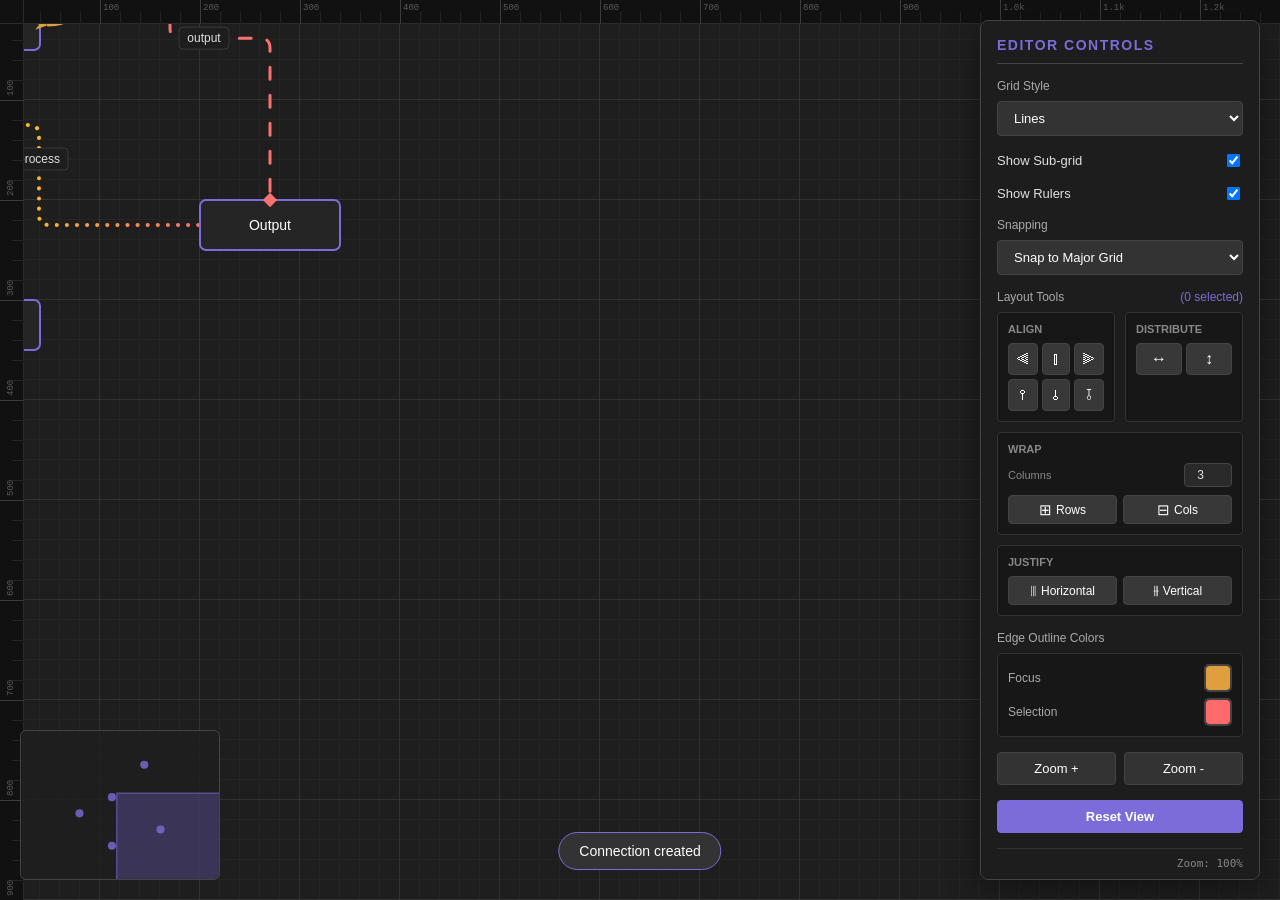
<file: index.html>
<!DOCTYPE html>
<html lang="en">
<head>
    <meta charset="UTF-8">
    <meta name="viewport" content="width=device-width, initial-scale=1.0">
    <title>GraphBoard Component Test</title>
    <link rel="stylesheet" href="styles.css">
    <link rel="stylesheet" href="js/main.css">
    <link rel="stylesheet" href="js/extensions/nodes-edges/nodes-edges.css">
</head>
<body>
    <div id="app-container"></div>

    <div id="minimap-container">
        <svg id="minimap-svg" viewBox="0 0 200 150">
            <g id="minimap-content-layer"></g>
            <rect id="minimap-viewport" class="minimap-viewport" x="0" y="0" width="50" height="50"></rect>
        </svg>
    </div>

    <div id="controls">
        <h2>Editor Controls</h2>
        
        <div class="control-group">
            <label>Grid Style</label>
            <select id="grid-type">
                <option value="lines">Lines</option>
                <option value="dots">Dots</option>
                <option value="none">None</option>
            </select>
        </div>

        <div class="control-group">
            <div class="toggle-row">
                <span>Show Sub-grid</span>
                <input type="checkbox" id="sub-grid-toggle" checked>
            </div>
            <div class="toggle-row" style="margin-top:6px">
                <span>Show Rulers</span>
                <input type="checkbox" id="rulers-toggle" checked>
            </div>
        </div>
        
        <div class="control-group">
            <label>Snapping</label>
            <select id="snap-mode">
                <option value="off">No Snap</option>
                <option value="major" selected>Snap to Major Grid</option>
                <option value="sub">Snap to Sub-grid</option>
            </select>
        </div>

        <div class="control-group">
            <label>Layout Tools <span id="sel-count" style="color:#7b6cd9">(0 selected)</span></label>
            
            <div class="tools-grid">
                <div class="tool-section">
                    <h3>Align</h3>
                    <div class="alignment-grid">
                        <button class="tool-btn" title="Align Left" data-align="left">⫷</button>
                        <button class="tool-btn" title="Align Center H" data-align="center-h">⫿</button>
                        <button class="tool-btn" title="Align Right" data-align="right">⫸</button>
                        <button class="tool-btn" title="Align Top" data-align="top">⫯</button>
                        <button class="tool-btn" title="Align Center V" data-align="center-v">⫰</button>
                        <button class="tool-btn" title="Align Bottom" data-align="bottom">⫱</button>
                    </div>
                </div>

                <div class="tool-section">
                    <h3>Distribute</h3>
                    <div class="dist-grid">
                        <button class="tool-btn" title="Distribute Horizontally" data-dist="h">↔</button>
                        <button class="tool-btn" title="Distribute Vertically" data-dist="v">↕</button>
                    </div>
                </div>

                <div class="tool-section wrap-section">
                    <h3>Wrap</h3>
                    <div class="wrap-cols-row">
                        <span class="wrap-label">Columns</span>
                        <input type="number" id="wrap-cols" value="3" min="1" max="20" class="wrap-input">
                    </div>
                    <div class="wrap-btn-row">
                        <button class="tool-btn wrap-btn" title="Wrap — flow left→right, break into rows" data-wrap="h">
                            <span class="wrap-icon">⊞</span> Rows
                        </button>
                        <button class="tool-btn wrap-btn" title="Wrap — flow top→down, break into columns" data-wrap="v">
                            <span class="wrap-icon">⊟</span> Cols
                        </button>
                    </div>
                </div>

                <div class="tool-section wrap-section">
                    <h3>Justify</h3>
                    <div class="wrap-btn-row">
                        <button class="tool-btn wrap-btn" title="Justify Horizontally — fill horizontal space with no gaps" data-justify="h">
                            <span class="wrap-icon">⫴</span> Horizontal
                        </button>
                        <button class="tool-btn wrap-btn" title="Justify Vertically — fill vertical space with no gaps" data-justify="v">
                            <span class="wrap-icon">⫵</span> Vertical
                        </button>
                    </div>
                </div>
            </div>
        </div>

        <div class="control-group">
            <label>Edge Outline Colors</label>
            <div class="tool-section">
                <div class="edge-outline-row">
                    <span class="edge-outline-label">Focus</span>
                    <input type="color" id="focus-outline-color" value="#e09f3e" class="edge-color-input">
                </div>
                <div class="edge-outline-row" style="margin-top:6px">
                    <span class="edge-outline-label">Selection</span>
                    <input type="color" id="sel-outline-color" value="#ff6b6b" class="edge-color-input">
                </div>
            </div>
        </div>

        <div class="control-group" id="edge-controls" style="display:none">
            <label>Edge Properties <span id="edge-info" style="color:#e09f3e"></span></label>

            <div class="tool-section">
                <h3>Label</h3>
                <input type="text" id="edge-label" placeholder="Edge label..." class="edge-label-input">
                <div class="edge-outline-row" style="margin-top:8px">
                    <span class="edge-outline-label">Text Color</span>
                    <input type="color" id="edge-label-text-color" value="#e0e0e0" class="edge-color-input">
                </div>
                <div class="edge-outline-row" style="margin-top:6px">
                    <span class="edge-outline-label">BG Color</span>
                    <input type="color" id="edge-label-bg-color" value="#1e1e1e" class="edge-color-input">
                </div>
            </div>

            <div class="tool-section">
                <h3>Path Method</h3>
                <div class="edge-method-grid">
                    <button class="edge-opt" data-method="default">Default</button>
                    <button class="edge-opt" data-method="straight">Straight</button>
                    <button class="edge-opt" data-method="squared">Squared</button>
                    <button class="edge-opt" data-method="astar">A*</button>
                </div>
            </div>

            <div class="tool-section">
                <h3>Stroke Style</h3>
                <div class="edge-method-grid">
                    <button class="edge-opt" data-style="solid">Solid</button>
                    <button class="edge-opt" data-style="dashed">Dashed</button>
                </div>
            </div>

            <div class="tool-section">
                <h3>Animation</h3>
                <div class="edge-method-grid">
                    <button class="edge-opt" data-anim="none">None</button>
                    <button class="edge-opt" data-anim="flow">Flow</button>
                    <button class="edge-opt" data-anim="pulse">Pulse</button>
                    <button class="edge-opt" data-anim="march">March</button>
                </div>
            </div>

            <div class="tool-section">
                <h3>Stroke Width</h3>
                <div class="edge-width-row">
                    <input type="range" id="edge-width" min="1" max="10" step="0.5" value="3" class="edge-width-slider">
                    <span id="edge-width-val" class="edge-width-val">3px</span>
                </div>
            </div>

            <div class="tool-section">
                <h3>Source Slot</h3>
                <div class="edge-method-grid slot-grid">
                    <button class="edge-opt" data-src-slot="none" title="None">None</button>
                    <button class="edge-opt" data-src-slot="circle" title="Circle">Circle</button>
                    <button class="edge-opt" data-src-slot="arrow" title="Arrow">Arrow</button>
                    <button class="edge-opt" data-src-slot="ring" title="Ring">Ring</button>
                    <button class="edge-opt" data-src-slot="diamond" title="Diamond">Diamond</button>
                    <button class="edge-opt" data-src-slot="bar" title="Bar">Bar</button>
                </div>
                <div class="edge-outline-row" style="margin-top:8px">
                    <span class="edge-outline-label">Color</span>
                    <input type="color" id="edge-src-slot-color" value="#e09f3e" class="edge-color-input">
                </div>
            </div>

            <div class="tool-section">
                <h3>Target Slot</h3>
                <div class="edge-method-grid slot-grid">
                    <button class="edge-opt" data-tgt-slot="none" title="None">None</button>
                    <button class="edge-opt" data-tgt-slot="circle" title="Circle">Circle</button>
                    <button class="edge-opt" data-tgt-slot="arrow" title="Arrow">Arrow</button>
                    <button class="edge-opt" data-tgt-slot="ring" title="Ring">Ring</button>
                    <button class="edge-opt" data-tgt-slot="diamond" title="Diamond">Diamond</button>
                    <button class="edge-opt" data-tgt-slot="bar" title="Bar">Bar</button>
                </div>
                <div class="edge-outline-row" style="margin-top:8px">
                    <span class="edge-outline-label">Color</span>
                    <input type="color" id="edge-tgt-slot-color" value="#e09f3e" class="edge-color-input">
                </div>
            </div>

            <div class="tool-section">
                <h3>Colors</h3>
                <div id="edge-colors"></div>
                <button id="edge-add-color" class="edge-add-color-btn">+ Add Color</button>
            </div>

            <button id="edge-delete" class="edge-delete-btn">Delete Edge</button>
        </div>

        <div class="row">
            <button id="zoom-in-btn">Zoom +</button>
            <button id="zoom-out-btn">Zoom -</button>
        </div>
        
        <button id="reset-btn" class="primary">Reset View</button>

        <div class="info-display" id="coords-display">Zoom: 100%</div>
        
        <div class="shortcuts-help">
            <strong>Shortcuts:</strong><br>
            • <b>Scroll</b> to Zoom<br>
            • <b>Drag</b> Canvas to Pan<br>
            • <b>Click</b> Element to Select<br>
            • <b>Ctrl+Click</b> for Multi-Select<br>
            • <b>Ctrl+A</b> to Select All
        </div>
    </div>

    <div id="toast">Notification</div>

    <script type="module">
        import { GraphBoard } from './js/main.js';
        import { NodesEdgesExtension } from './js/extensions/nodes-edges/index.js';

        class GraphBoardWithMinimap extends GraphBoard {
            constructor(containerId, options = {}) {
                super(containerId, options);
                
                this.minimapSvg = document.getElementById('minimap-svg');
                this.minimapContentLayer = document.getElementById('minimap-content-layer');
                this.minimapViewport = document.getElementById('minimap-viewport');
                
                this.selectionManager.setOnSelectionChange((count) => {
                    document.getElementById('sel-count').textContent = `(${count} selected)`;
                });
            }

            updateMinimap() {
                const bounds = this.getContentBounds();
                const mmW = 200, mmH = 150, pad = 30;
                this.minimapContentLayer.innerHTML = '';

                if (!bounds) {
                    this.minimapViewport.setAttribute("width", 0);
                    return;
                }

                const scaleX = (mmW - pad * 2) / bounds.width;
                const scaleY = (mmH - pad * 2) / bounds.height;
                const mmScale = Math.min(scaleX, scaleY, 1.5);

                const worldToMinimapX = (wx) => (wx - bounds.centerX) * mmScale + (mmW / 2);
                const worldToMinimapY = (wy) => (wy - bounds.centerY) * mmScale + (mmH / 2);

                this.elements.forEach(el => {
                    const c = document.createElementNS(this.svgNS, "circle");
                    const cx = worldToMinimapX(el.x);
                    const cy = worldToMinimapY(el.y);
                    let r = (Math.min(el.width, el.height) / 2) * mmScale;
                    r = Math.max(2, Math.min(r, 8));
                    c.setAttribute("cx", cx);
                    c.setAttribute("cy", cy);
                    c.setAttribute("r", r);
                    c.setAttribute("class", "minimap-node");
                    if (this.selectionManager.isSelected(el.id)) {
                        c.classList.add("selected");
                    }
                    el.minimapDot = c;
                    this.minimapContentLayer.appendChild(c);
                });

                const screenW = window.innerWidth, screenH = window.innerHeight;
                const vpL = (0 - this.panX) / this.scale;
                const vpT = (0 - this.panY) / this.scale;
                const vpR = (screenW - this.panX) / this.scale;
                const vpB = (screenH - this.panY) / this.scale;

                this.minimapViewport.setAttribute("x", worldToMinimapX(vpL));
                this.minimapViewport.setAttribute("y", worldToMinimapY(vpT));
                this.minimapViewport.setAttribute("width", worldToMinimapX(vpR) - worldToMinimapX(vpL));
                this.minimapViewport.setAttribute("height", worldToMinimapY(vpB) - worldToMinimapY(vpT));
            }
        }

        function showToast(msg) {
            const t = document.getElementById('toast');
            t.textContent = msg;
            t.classList.add('visible');
            setTimeout(() => t.classList.remove('visible'), 2000);
        }

        const grid = new GraphBoardWithMinimap('app-container', {
            majorGrid: 100,
            subGrid: 20,
            gridType: 'lines',
            showSubGrid: true,
            snapMode: 'major',
            onToast: showToast
        });

        // ─── Install the Nodes & Edges extension ───
        const edgeControls = document.getElementById('edge-controls');
        const edgeInfo = document.getElementById('edge-info');
        const edgeColorsDiv = document.getElementById('edge-colors');
        const edgeWidthSlider = document.getElementById('edge-width');
        const edgeWidthVal = document.getElementById('edge-width-val');

        function showEdgePanel(edge) {
            edgeControls.style.display = '';
            edgeInfo.textContent = `(${edge.id})`;
            syncEdgePanel(edge);
        }

        function hideEdgePanel() {
            edgeControls.style.display = 'none';
        }

        function syncEdgePanel(edge) {
            document.querySelectorAll('.edge-opt[data-method]').forEach(b => {
                b.classList.toggle('active', b.dataset.method === edge.method);
            });
            document.querySelectorAll('.edge-opt[data-style]').forEach(b => {
                b.classList.toggle('active', b.dataset.style === edge.strokeStyle);
            });
            document.querySelectorAll('.edge-opt[data-anim]').forEach(b => {
                b.classList.toggle('active', b.dataset.anim === edge.animation);
            });
            document.querySelectorAll('.edge-opt[data-src-slot]').forEach(b => {
                b.classList.toggle('active', b.dataset.srcSlot === edge.sourceSlotStyle);
            });
            document.querySelectorAll('.edge-opt[data-tgt-slot]').forEach(b => {
                b.classList.toggle('active', b.dataset.tgtSlot === edge.targetSlotStyle);
            });
            edgeWidthSlider.value = edge.strokeWidth;
            edgeWidthVal.textContent = edge.strokeWidth + 'px';
            document.getElementById('edge-label').value = edge.label || '';
            document.getElementById('edge-src-slot-color').value = edge.sourceSlotColor || '#e09f3e';
            document.getElementById('edge-tgt-slot-color').value = edge.targetSlotColor || '#e09f3e';
            document.getElementById('edge-label-bg-color').value = edge.labelBgColor || '#1e1e1e';
            document.getElementById('edge-label-text-color').value = edge.labelTextColor || '#e0e0e0';
            renderColorInputs(edge);
        }

        function renderColorInputs(edge) {
            edgeColorsDiv.innerHTML = '';
            edge.colors.forEach((c, i) => {
                const row = document.createElement('div');
                row.className = 'edge-color-row';

                const input = document.createElement('input');
                input.type = 'color';
                input.value = c;
                input.className = 'edge-color-input';
                input.addEventListener('input', () => {
                    edge.colors[i] = input.value;
                    hexSpan.textContent = input.value.toUpperCase();
                    nodesEdges.edgeManager.renderEdge(edge);
                });

                const hexSpan = document.createElement('span');
                hexSpan.className = 'edge-color-hex';
                hexSpan.textContent = c.toUpperCase();

                const rmBtn = document.createElement('button');
                rmBtn.className = 'edge-color-rm';
                rmBtn.innerHTML = '&times;';
                rmBtn.disabled = edge.colors.length <= 1;
                rmBtn.addEventListener('click', () => {
                    edge.colors.splice(i, 1);
                    nodesEdges.edgeManager.renderEdge(edge);
                    renderColorInputs(edge);
                });

                row.append(input, hexSpan, rmBtn);
                edgeColorsDiv.appendChild(row);
            });
        }

        const nodesEdges = new NodesEdgesExtension(grid, {
            onEdgeSelect: (edge) => showEdgePanel(edge),
            onEdgeDeselect: () => hideEdgePanel(),
            onEdgeCreate: (edge) => showToast('Connection created'),
        });
        nodesEdges.install();
        grid.registerExtension('nodes-edges', nodesEdges);

        // Edge panel event bindings
        document.querySelectorAll('.edge-opt[data-method]').forEach(btn => {
            btn.addEventListener('click', () => {
                const edge = nodesEdges.edgeManager.getSelectedEdge();
                if (!edge) return;
                edge.method = btn.dataset.method;
                nodesEdges.edgeManager.renderEdge(edge);
                syncEdgePanel(edge);
            });
        });

        document.querySelectorAll('.edge-opt[data-style]').forEach(btn => {
            btn.addEventListener('click', () => {
                const edge = nodesEdges.edgeManager.getSelectedEdge();
                if (!edge) return;
                edge.strokeStyle = btn.dataset.style;
                nodesEdges.edgeManager.renderEdge(edge);
                syncEdgePanel(edge);
            });
        });

        document.querySelectorAll('.edge-opt[data-anim]').forEach(btn => {
            btn.addEventListener('click', () => {
                const edge = nodesEdges.edgeManager.getSelectedEdge();
                if (!edge) return;
                edge.animation = btn.dataset.anim;
                nodesEdges.edgeManager.renderEdge(edge);
                syncEdgePanel(edge);
            });
        });

        edgeWidthSlider.addEventListener('input', () => {
            const edge = nodesEdges.edgeManager.getSelectedEdge();
            if (!edge) return;
            edge.strokeWidth = parseFloat(edgeWidthSlider.value);
            edgeWidthVal.textContent = edge.strokeWidth + 'px';
            nodesEdges.edgeManager.renderEdge(edge);
        });

        // Edge label input
        document.getElementById('edge-label').addEventListener('input', (e) => {
            const edge = nodesEdges.edgeManager.getSelectedEdge();
            if (!edge) return;
            edge.label = e.target.value;
            nodesEdges.edgeManager.renderEdge(edge);
        });

        // Label bg color
        document.getElementById('edge-label-bg-color').addEventListener('input', (e) => {
            const edge = nodesEdges.edgeManager.getSelectedEdge();
            if (!edge) return;
            nodesEdges.setEdgeLabelBgColor(edge.id, e.target.value);
        });

        // Label text color
        document.getElementById('edge-label-text-color').addEventListener('input', (e) => {
            const edge = nodesEdges.edgeManager.getSelectedEdge();
            if (!edge) return;
            nodesEdges.setEdgeLabelTextColor(edge.id, e.target.value);
        });

        // Source slot style buttons
        document.querySelectorAll('.edge-opt[data-src-slot]').forEach(btn => {
            btn.addEventListener('click', () => {
                const edge = nodesEdges.edgeManager.getSelectedEdge();
                if (!edge) return;
                nodesEdges.setSourceSlotStyle(edge.id, btn.dataset.srcSlot);
                syncEdgePanel(edge);
            });
        });

        // Source slot color
        document.getElementById('edge-src-slot-color').addEventListener('input', (e) => {
            const edge = nodesEdges.edgeManager.getSelectedEdge();
            if (!edge) return;
            nodesEdges.setSourceSlotColor(edge.id, e.target.value);
        });

        // Target slot style buttons
        document.querySelectorAll('.edge-opt[data-tgt-slot]').forEach(btn => {
            btn.addEventListener('click', () => {
                const edge = nodesEdges.edgeManager.getSelectedEdge();
                if (!edge) return;
                nodesEdges.setTargetSlotStyle(edge.id, btn.dataset.tgtSlot);
                syncEdgePanel(edge);
            });
        });

        // Target slot color
        document.getElementById('edge-tgt-slot-color').addEventListener('input', (e) => {
            const edge = nodesEdges.edgeManager.getSelectedEdge();
            if (!edge) return;
            nodesEdges.setTargetSlotColor(edge.id, e.target.value);
        });

        document.getElementById('edge-add-color').addEventListener('click', () => {
            const edge = nodesEdges.edgeManager.getSelectedEdge();
            if (!edge || edge.colors.length >= 8) return;
            edge.colors.push('#888888');
            nodesEdges.edgeManager.renderEdge(edge);
            renderColorInputs(edge);
        });

        document.getElementById('edge-delete').addEventListener('click', () => {
            const edge = nodesEdges.edgeManager.getSelectedEdge();
            if (!edge) return;
            nodesEdges.edgeManager.removeEdge(edge.id);
            hideEdgePanel();
            showToast('Edge deleted');
        });

        // Outline color pickers
        document.getElementById('focus-outline-color').addEventListener('input', (e) => {
            nodesEdges.edgeManager.setFocusOutlineColor(e.target.value);
        });
        document.getElementById('sel-outline-color').addEventListener('input', (e) => {
            nodesEdges.edgeManager.setSelectionOutlineColor(e.target.value);
        });

        // Add nodes via the extension (with ports)
        const n1 = nodesEdges.addNode(0, 0, "Start Node");
        const n2 = nodesEdges.addNode(200, -150, "Process A");
        const n3 = nodesEdges.addNode(-250, 100, "Input");
        const n4 = nodesEdges.addNode(300, 200, "Output");
        const n5 = nodesEdges.addNode(0, 300, "End Node");

        // Add demo edges between nodes
        nodesEdges.addEdge(n1.id, n2.id, 'right', 'left', {
            colors: ['#e09f3e', '#4ade80'],
            method: 'default',
            strokeWidth: 3,
            label: 'data flow',
            sourceSlotStyle: 'arrow',
            sourceSlotColor: '#e09f3e',
            targetSlotStyle: 'ring',
            targetSlotColor: '#4ade80',
        });
        nodesEdges.addEdge(n2.id, n4.id, 'bottom', 'top', {
            colors: ['#f87171'],
            strokeStyle: 'dashed',
            method: 'squared',
            strokeWidth: 3,
            animation: 'flow',
            label: 'output',
            sourceSlotStyle: 'bar',
            sourceSlotColor: '#f87171',
            targetSlotStyle: 'diamond',
            targetSlotColor: '#f87171',
        });
        nodesEdges.addEdge(n1.id, n3.id, 'left', 'right', {
            colors: ['#a78bfa', '#38bdf8'],
            method: 'default',
            strokeWidth: 3,
            animation: 'march',
            label: 'input',
            sourceSlotStyle: 'none',
            sourceSlotColor: '#a78bfa',
            targetSlotStyle: 'bar',
            targetSlotColor: '#38bdf8',
        });
        nodesEdges.addEdge(n3.id, n4.id, 'right', 'left', {
            colors: ['#4ade80', '#fbbf24', '#f87171'],
            strokeStyle: 'dashed',
            method: 'squared',
            strokeWidth: 4,
            animation: 'pulse',
            label: 'process',
            sourceSlotStyle: 'circle',
            sourceSlotColor: '#4ade80',
            targetSlotStyle: 'none',
            targetSlotColor: '#f87171',
        });
        nodesEdges.addEdge(n1.id, n5.id, 'bottom', 'top', {
            colors: ['#e09f3e'],
            method: 'straight',
            strokeWidth: 2,
            label: 'done',
            sourceSlotStyle: 'arrow',
            sourceSlotColor: '#e09f3e',
            targetSlotStyle: 'arrow',
            targetSlotColor: '#e09f3e',
        });

        // UI Bindings
        document.getElementById('grid-type').addEventListener('change', (e) => {
            grid.setGridType(e.target.value);
        });

        document.getElementById('sub-grid-toggle').addEventListener('change', (e) => {
            grid.toggleSubGrid(e.target.checked);
        });

        document.getElementById('rulers-toggle').addEventListener('change', (e) => {
            grid.toggleRulers(e.target.checked);
        });

        document.getElementById('snap-mode').addEventListener('change', (e) => {
            grid.setSnapMode(e.target.value);
        });

        document.querySelectorAll('[data-align]').forEach(btn => {
            btn.addEventListener('click', () => grid.alignNodes(btn.dataset.align));
        });

        document.querySelectorAll('[data-dist]').forEach(btn => {
            btn.addEventListener('click', () => grid.distributeNodes(btn.dataset.dist));
        });

        document.querySelectorAll('[data-wrap]').forEach(btn => {
            btn.addEventListener('click', () => {
                const cols = parseInt(document.getElementById('wrap-cols').value, 10) || null;
                grid.wrapElements(btn.dataset.wrap, cols);
            });
        });

        document.querySelectorAll('[data-justify]').forEach(btn => {
            btn.addEventListener('click', () => {
                if (btn.dataset.justify === 'h') {
                    grid.justifyHorizontally();
                } else {
                    grid.justifyVertically();
                }
            });
        });

        document.getElementById('zoom-in-btn').addEventListener('click', () => 
            grid.zoom(0.3, window.innerWidth/2, window.innerHeight/2));
        
        document.getElementById('zoom-out-btn').addEventListener('click', () => 
            grid.zoom(-0.3, window.innerWidth/2, window.innerHeight/2));
        
        document.getElementById('reset-btn').addEventListener('click', () => {
            grid.resetView();
        });

        const coords = document.getElementById('coords-display');
        setInterval(() => {
            coords.textContent = `Zoom: ${Math.round(grid.scale * 100)}%`;
        }, 100);
    </script>
</body>
</html>
</file>
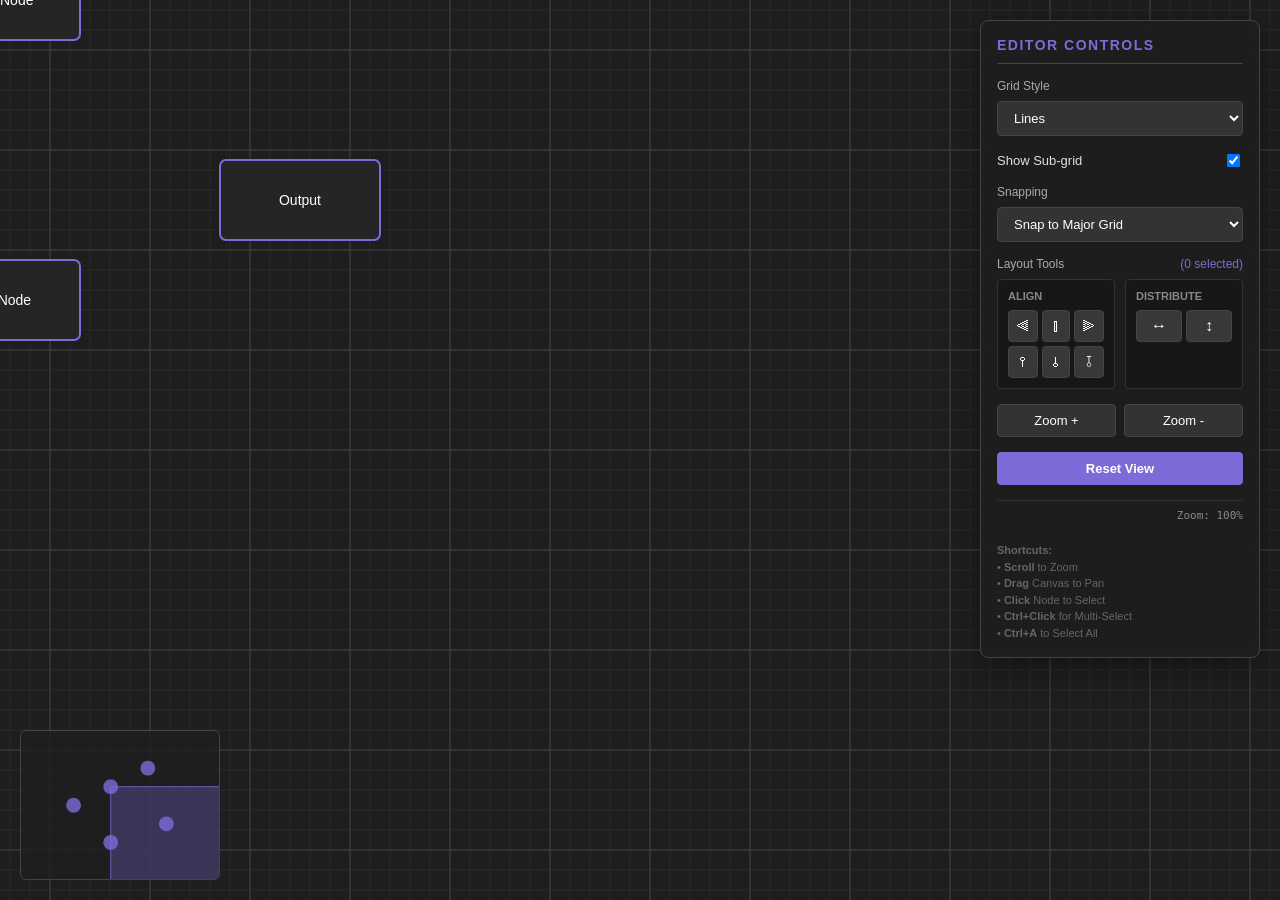
<file: GraphBoard.html>
<!DOCTYPE html>
<html lang="en">
<head>
    <meta charset="UTF-8">
    <meta name="viewport" content="width=device-width, initial-scale=1.0">
    <title>Infinite Grid - Node Editor</title>
    <style>
        :root {
            --bg-color: #1e1e1e;
            --panel-bg: rgba(30, 30, 30, 0.95);
            --text-color: #e0e0e0;
            --accent-color: #7b6cd9;
            --accent-hover: #9f92e6;
            --border-color: #444;
            --grid-line-color: #444;
            --grid-dot-color: #555;
            --sub-grid-color: #333;
            --selection-color: #ff6b6b;
        }

        * { box-sizing: border-box; }

        body, html {
            margin: 0;
            padding: 0;
            width: 100%;
            height: 100%;
            overflow: hidden;
            background-color: var(--bg-color);
            font-family: -apple-system, BlinkMacSystemFont, "Segoe UI", Roboto, Helvetica, Arial, sans-serif;
            color: var(--text-color);
        }

        #app-container {
            position: relative;
            width: 100vw;
            height: 100vh;
            overflow: hidden;
            cursor: grab;
        }

        #app-container.panning { cursor: grabbing; }
        #app-container.dragging-node { cursor: move; }

        svg {
            display: block;
            user-select: none;
            -webkit-user-select: none;
        }

        /* Grid Styles */
        .grid-line { stroke: var(--grid-line-color); stroke-width: 1px; vector-effect: non-scaling-stroke; }
        .grid-sub-line { stroke: var(--sub-grid-color); stroke-width: 1px; vector-effect: non-scaling-stroke; }
        .grid-dot { fill: var(--grid-dot-color); }
        .grid-sub-dot { fill: var(--sub-grid-color); }

        /* Node Styles */
        .demo-node { cursor: pointer; transition: filter 0.1s; }
        .demo-node rect {
            fill: #252526;
            stroke: var(--accent-color);
            stroke-width: 2px;
            rx: 6;
            transition: stroke 0.1s, fill 0.1s;
        }
        .demo-node:hover rect { fill: #2d2d30; stroke: var(--accent-hover); }
        .demo-node.selected rect {
            stroke: var(--selection-color);
            stroke-width: 3px;
            filter: drop-shadow(0 0 8px rgba(255, 107, 107, 0.4));
        }
        .demo-node text {
            fill: white;
            font-size: 14px;
            font-weight: 500;
            pointer-events: none;
        }

        /* UI Controls */
        #controls {
            position: absolute;
            top: 20px;
            right: 20px;
            width: 280px;
            max-height: calc(100vh - 40px);
            background-color: var(--panel-bg);
            backdrop-filter: blur(10px);
            padding: 16px;
            border-radius: 8px;
            border: 1px solid var(--border-color);
            box-shadow: 0 8px 32px rgba(0,0,0,0.4);
            display: flex;
            flex-direction: column;
            gap: 15px;
            z-index: 100;
            overflow-y: auto;
            overflow-x: hidden;
        }

        /* Custom Scrollbar */
        #controls::-webkit-scrollbar { width: 6px; }
        #controls::-webkit-scrollbar-track { background: transparent; }
        #controls::-webkit-scrollbar-thumb { background: #555; border-radius: 3px; }
        #controls::-webkit-scrollbar-thumb:hover { background: #666; }

        h2 {
            margin: 0;
            font-size: 14px;
            color: var(--accent-color);
            text-transform: uppercase;
            letter-spacing: 1.5px;
            border-bottom: 1px solid var(--border-color);
            padding-bottom: 10px;
            position: sticky;
            top: 0;
            background-color: var(--panel-bg);
            z-index: 2;
        }

        .control-group { display: flex; flex-direction: column; gap: 8px; }
        
        label { 
            font-size: 12px; 
            color: #aaa; 
            display: flex; 
            justify-content: space-between; 
            align-items: center;
        }
        
        .toggle-row {
            display: flex;
            justify-content: space-between;
            align-items: center;
            font-size: 13px;
        }

        select, button, input {
            padding: 8px 12px;
            background-color: #333;
            border: 1px solid var(--border-color);
            color: white;
            border-radius: 4px;
            cursor: pointer;
            font-size: 13px;
            transition: all 0.2s;
        }

        button:hover { background-color: #444; border-color: #666; }
        button.primary { background-color: var(--accent-color); border-color: var(--accent-color); font-weight: bold; }
        button.primary:hover { background-color: var(--accent-hover); }
        button:disabled { opacity: 0.5; cursor: not-allowed; }

        .row { display: flex; gap: 8px; }
        .row > * { flex: 1; }

        /* Tools Grid */
        .tools-grid {
            display: grid;
            grid-template-columns: 1fr 1fr;
            gap: 10px;
        }
        
        .tool-section {
            background: rgba(0,0,0,0.2);
            padding: 10px;
            border-radius: 4px;
            border: 1px solid #333;
        }
        
        .tool-section h3 {
            font-size: 11px;
            color: #888;
            margin: 0 0 8px 0;
            text-transform: uppercase;
        }

        .alignment-grid {
            display: grid;
            grid-template-columns: repeat(3, 1fr);
            gap: 4px;
        }
        
        .dist-grid {
            display: grid;
            grid-template-columns: 1fr 1fr;
            gap: 4px;
        }

        .tool-btn { 
            font-size: 16px; 
            padding: 6px; 
            display: flex;
            align-items: center;
            justify-content: center;
            background-color: #383838;
        }
        .tool-btn:hover { background-color: #444; }

        .info-display {
            font-family: monospace;
            font-size: 11px;
            color: #888;
            text-align: right;
            padding-top: 8px;
            border-top: 1px solid #333;
        }

        /* Minimap */
        #minimap-container {
            position: absolute;
            bottom: 20px;
            left: 20px;
            width: 200px;
            height: 150px;
            background-color: rgba(30,30,30,0.8);
            border: 1px solid #444;
            border-radius: 6px;
            z-index: 90;
            overflow: hidden;
        }
        .minimap-node { fill: var(--accent-color); opacity: 0.8; }
        .minimap-node.selected { fill: var(--selection-color); }
        .minimap-viewport { fill: rgba(123, 108, 217, 0.3); stroke: rgba(123, 108, 217, 0.8); stroke-width: 1px; }

        #toast {
            position: absolute;
            bottom: 30px;
            left: 50%;
            transform: translateX(-50%);
            background-color: #333;
            border: 1px solid var(--accent-color);
            color: white;
            padding: 10px 20px;
            border-radius: 20px;
            font-size: 14px;
            opacity: 0;
            pointer-events: none;
            transition: opacity 0.3s ease;
            z-index: 200;
        }
        #toast.visible { opacity: 1; }
    </style>
</head>
<body>

    <div id="app-container"></div>

    <div id="minimap-container">
        <svg id="minimap-svg" viewBox="0 0 200 150">
            <g id="minimap-content-layer"></g>
            <rect id="minimap-viewport" class="minimap-viewport" x="0" y="0" width="50" height="50"></rect>
        </svg>
    </div>

    <div id="controls">
        <h2>Editor Controls</h2>
        
        <div class="control-group">
            <label>Grid Style</label>
            <select id="grid-type">
                <option value="lines">Lines</option>
                <option value="dots">Dots</option>
            </select>
        </div>

        <div class="control-group">
            <div class="toggle-row">
                <span>Show Sub-grid</span>
                <input type="checkbox" id="sub-grid-toggle" checked>
            </div>
        </div>
        
        <div class="control-group">
            <label>Snapping</label>
            <select id="snap-mode">
                <option value="off">No Snap</option>
                <option value="major" selected>Snap to Major Grid</option>
                <option value="sub">Snap to Sub-grid</option>
            </select>
        </div>

        <!-- Tools Section -->
        <div class="control-group">
            <label>Layout Tools <span id="sel-count" style="color:var(--accent-color)">(0 selected)</span></label>
            
            <div class="tools-grid">
                <!-- Alignment Column -->
                <div class="tool-section">
                    <h3>Align</h3>
                    <div class="alignment-grid">
                        <button class="tool-btn" title="Align Left" data-align="left">⫷</button>
                        <button class="tool-btn" title="Align Center H" data-align="center-h">⫿</button>
                        <button class="tool-btn" title="Align Right" data-align="right">⫸</button>
                        <button class="tool-btn" title="Align Top" data-align="top">⫯</button>
                        <button class="tool-btn" title="Align Center V" data-align="center-v">⫰</button>
                        <button class="tool-btn" title="Align Bottom" data-align="bottom">⫱</button>
                    </div>
                </div>

                <!-- Placement Column -->
                <div class="tool-section">
                    <h3>Distribute</h3>
                    <div class="dist-grid">
                        <button class="tool-btn" title="Distribute Horizontally" data-dist="h">↔</button>
                        <button class="tool-btn" title="Distribute Vertically" data-dist="v">↕</button>
                    </div>
                </div>
            </div>
        </div>

        <div class="row">
            <button id="zoom-in-btn">Zoom +</button>
            <button id="zoom-out-btn">Zoom -</button>
        </div>
        
        <button id="reset-btn" class="primary">Reset View</button>

        <div class="info-display" id="coords-display">Zoom: 100%</div>
        
        <div style="margin-top:5px; font-size: 11px; color: #666; line-height: 1.5;">
            <strong>Shortcuts:</strong><br>
            • <b>Scroll</b> to Zoom<br>
            • <b>Drag</b> Canvas to Pan<br>
            • <b>Click</b> Node to Select<br>
            • <b>Ctrl+Click</b> for Multi-Select<br>
            • <b>Ctrl+A</b> to Select All
        </div>
    </div>

    <div id="toast">Notification</div>

    <script>
        /**
         * InfiniteGrid Component
         */
        class InfiniteGrid {
            constructor(containerId, options = {}) {
                this.container = document.getElementById(containerId);
                
                this.options = {
                    majorGrid: options.majorGrid || 100,
                    subGrid: options.subGrid || 20,
                    gridType: options.gridType || 'lines',
                    showSubGrid: options.showSubGrid !== undefined ? options.showSubGrid : true,
                    snapMode: options.snapMode || 'major', // 'off', 'major', 'sub'
                    minZoom: 0.1,
                    maxZoom: 10.0,
                    zoomSensitivity: 0.1
                };

                this.scale = 1;
                this.panX = 0;
                this.panY = 0;
                
                this.isPanning = false;
                this.lastMouseX = 0;
                this.lastMouseY = 0;

                this.nodes = [];
                this.selectedNodes = new Set();

                this.isDraggingNodes = false;
                this.dragStartMouse = { x: 0, y: 0 };
                this.dragStartPositions = [];

                this.svgNS = "http://www.w3.org/2000/svg";
                this.init();
            }

            init() {
                // 1. SVG Setup
                this.svg = document.createElementNS(this.svgNS, "svg");
                this.svg.setAttribute("id", "main-svg");
                this.svg.setAttribute("width", "100%");
                this.svg.setAttribute("height", "100%");
                
                this.defs = document.createElementNS(this.svgNS, "defs");
                this.svg.appendChild(this.defs);

                // Grid Layer
                this.gridLayer = document.createElementNS(this.svgNS, "g");
                this.gridLayer.setAttribute("class", "grid-group");
                this.svg.appendChild(this.gridLayer);

                this.contentLayer = document.createElementNS(this.svgNS, "g");
                this.contentLayer.setAttribute("class", "grid-group");
                this.svg.appendChild(this.contentLayer);

                this.container.appendChild(this.svg);

                // Minimap
                this.minimapSvg = document.getElementById('minimap-svg');
                this.minimapContentLayer = document.getElementById('minimap-content-layer');
                this.minimapViewport = document.getElementById('minimap-viewport');

                this.updatePatterns(); 
                this.bindEvents();
                this.updateTransform();
            }

            updatePatterns() {
                this.defs.innerHTML = ''; 
                this.gridLayer.innerHTML = '';

                const createPattern = (id, w, h, type, isSub = false) => {
                    const pattern = document.createElementNS(this.svgNS, "pattern");
                    pattern.setAttribute("id", id);
                    pattern.setAttribute("width", w);
                    pattern.setAttribute("height", h);
                    pattern.setAttribute("patternUnits", "userSpaceOnUse");
                    const midX = w / 2, midY = h / 2;
                    if (type === 'lines') {
                        const path = document.createElementNS(this.svgNS, "path");
                        path.setAttribute("d", `M ${midX} 0 L ${midX} ${h} M 0 ${midY} L ${w} ${midY}`);
                        path.setAttribute("fill", "none");
                        path.setAttribute("class", isSub ? "grid-sub-line" : "grid-line");
                        pattern.appendChild(path);
                    } else {
                        const c = document.createElementNS(this.svgNS, "circle");
                        c.setAttribute("cx", midX); c.setAttribute("cy", midY);
                        c.setAttribute("r", isSub ? 1 : 2);
                        c.setAttribute("class", isSub ? "grid-sub-dot" : "grid-dot");
                        pattern.appendChild(c);
                    }
                    return pattern;
                };

                this.defs.appendChild(createPattern('gridPatternMajor', this.options.majorGrid, this.options.majorGrid, this.options.gridType));
                this.defs.appendChild(createPattern('gridPatternSub', this.options.subGrid, this.options.subGrid, this.options.gridType, true));

                const infiniteRect = document.createElementNS(this.svgNS, "rect");
                infiniteRect.setAttribute("x", "-50000");
                infiniteRect.setAttribute("y", "-50000");
                infiniteRect.setAttribute("width", "100000");
                infiniteRect.setAttribute("height", "100000");

                const majorRect = infiniteRect.cloneNode();
                majorRect.setAttribute("fill", "url(#gridPatternMajor)");
                this.gridLayer.appendChild(majorRect);

                if (this.options.showSubGrid) {
                    const subRect = infiniteRect.cloneNode();
                    subRect.setAttribute("fill", "url(#gridPatternSub)");
                    subRect.setAttribute("opacity", "0.5");
                    this.gridLayer.appendChild(subRect);
                }
            }

            toggleSubGrid(show) {
                this.options.showSubGrid = show;
                this.updatePatterns();
            }

            setSnapMode(mode) {
                this.options.snapMode = mode;
                const labels = { off: "Snapping Off", major: "Snap to Major", sub: "Snap to Sub-grid" };
                showToast(labels[mode]);
            }

            setGridType(type) {
                this.options.gridType = type;
                this.updatePatterns();
            }

            // Returns snapped coordinate based on current mode
            getSnappedPos(x, y) {
                const mode = this.options.snapMode;
                if (mode === 'off') return { x, y };
                
                // Determine grid size based on mode
                const gridSize = (mode === 'sub') ? this.options.subGrid : this.options.majorGrid;
                
                return {
                    x: Math.round(x / gridSize) * gridSize,
                    y: Math.round(y / gridSize) * gridSize
                };
            }

            // --- Selection ---

            selectNode(id, isMultiSelect) {
                if (!isMultiSelect) {
                    this.selectedNodes.forEach(id => this.updateNodeVisualSelection(id, false));
                    this.selectedNodes.clear();
                }

                if (this.selectedNodes.has(id)) {
                    this.selectedNodes.delete(id);
                    this.updateNodeVisualSelection(id, false);
                } else {
                    this.selectedNodes.add(id);
                    this.updateNodeVisualSelection(id, true);
                }
                this.updateUIState();
            }

            selectAll() {
                this.nodes.forEach(n => {
                    this.selectedNodes.add(n.id);
                    this.updateNodeVisualSelection(n.id, true);
                });
                this.updateUIState();
                showToast("Selected All Nodes");
            }

            deselectAll() {
                this.selectedNodes.forEach(id => this.updateNodeVisualSelection(id, false));
                this.selectedNodes.clear();
                this.updateUIState();
            }

            updateNodeVisualSelection(id, isSelected) {
                const node = this.nodes.find(n => n.id === id);
                if (node && node.el) {
                    if (isSelected) node.el.classList.add('selected');
                    else node.el.classList.remove('selected');
                }
                if (node && node.minimapDot) {
                    if (isSelected) node.minimapDot.classList.add('selected');
                    else node.minimapDot.classList.remove('selected');
                }
            }

            updateUIState() {
                document.getElementById('sel-count').textContent = `(${this.selectedNodes.size} selected)`;
            }

            // --- Dragging ---

            startDragNodes(startX, startY) {
                this.isDraggingNodes = true;
                this.container.classList.add('dragging-node');
                this.dragStartMouse = { x: startX, y: startY };
                this.dragStartPositions = [];
                this.selectedNodes.forEach(id => {
                    const node = this.nodes.find(n => n.id === id);
                    if (node) this.dragStartPositions.push({ id: node.id, x: node.x, y: node.y });
                });
            }

            handleDragNodes(currentX, currentY) {
                if (!this.isDraggingNodes) return;
                const dxScreen = currentX - this.dragStartMouse.x;
                const dyScreen = currentY - this.dragStartMouse.y;
                const dxWorld = dxScreen / this.scale;
                const dyWorld = dyScreen / this.scale;

                this.dragStartPositions.forEach(startPos => {
                    const node = this.nodes.find(n => n.id === startPos.id);
                    if (node) {
                        let targetX = startPos.x + dxWorld;
                        let targetY = startPos.y + dyWorld;

                        const snapped = this.getSnappedPos(targetX, targetY);
                        node.x = snapped.x;
                        node.y = snapped.y;

                        node.el.setAttribute("transform", `translate(${node.x}, ${node.y})`);
                    }
                });
                this.updateMinimap();
            }

            endDragNodes() {
                this.isDraggingNodes = false;
                this.container.classList.remove('dragging-node');
            }

            // --- Layout Tools ---

            alignNodes(mode) {
                if (this.selectedNodes.size < 2) { showToast("Select 2+ nodes"); return; }
                const subset = this.nodes.filter(n => this.selectedNodes.has(n.id));

                let minL = Infinity, maxR = -Infinity, minT = Infinity, maxB = -Infinity;
                subset.forEach(n => {
                    const l = n.x - n.width/2, r = n.x + n.width/2;
                    const t = n.y - n.height/2, b = n.y + n.height/2;
                    if (l < minL) minL = l; if (r > maxR) maxR = r;
                    if (t < minT) minT = t; if (b > maxB) maxB = b;
                });

                const centerGroupX = (minL + maxR) / 2;
                const centerGroupY = (minT + maxB) / 2;

                subset.forEach(n => {
                    const halfW = n.width / 2, halfH = n.height / 2;
                    let targetX = n.x;
                    let targetY = n.y;

                    switch(mode) {
                        case 'left': targetX = minL + halfW; break;
                        case 'right': targetX = maxR - halfW; break;
                        case 'top': targetY = minT + halfH; break;
                        case 'bottom': targetY = maxB - halfH; break;
                        case 'center-h': targetY = centerGroupY; break;
                        case 'center-v': targetX = centerGroupX; break;
                    }

                    const snapped = this.getSnappedPos(targetX, targetY);
                    
                    if (mode === 'left' || mode === 'right' || mode === 'center-v') {
                        n.x = snapped.x;
                    } else if (mode === 'top' || mode === 'bottom' || mode === 'center-h') {
                        n.y = snapped.y;
                    }

                    n.el.setAttribute("transform", `translate(${n.x}, ${n.y})`);
                });
                this.updateMinimap();
                showToast(`Aligned ${mode}`);
            }

            distributeNodes(direction) {
                if (this.selectedNodes.size < 3) { showToast("Select 3+ nodes to distribute"); return; }
                
                const subset = this.nodes.filter(n => this.selectedNodes.has(n.id));
                
                if (direction === 'h') {
                    subset.sort((a, b) => a.x - b.x);
                    
                    const minL = subset[0].x - subset[0].width/2;
                    const maxR = subset[subset.length-1].x + subset[subset.length-1].width/2;
                    const totalWidth = subset.reduce((sum, n) => sum + n.width, 0);
                    const totalGap = (maxR - minL) - totalWidth;
                    const gap = totalGap / (subset.length - 1);

                    let currentEdge = minL;

                    subset.forEach((n, i) => {
                        if (i > 0) {
                            currentEdge += gap + subset[i-1].width;
                        }
                        
                        let targetX = currentEdge + n.width/2;
                        
                        const snapped = this.getSnappedPos(targetX, n.y);
                        n.x = snapped.x;

                        n.el.setAttribute("transform", `translate(${n.x}, ${n.y})`);
                    });

                } else {
                    subset.sort((a, b) => a.y - b.y);
                    
                    const minT = subset[0].y - subset[0].height/2;
                    const maxB = subset[subset.length-1].y + subset[subset.length-1].height/2;
                    const totalHeight = subset.reduce((sum, n) => sum + n.height, 0);
                    const totalGap = (maxB - minT) - totalHeight;
                    const gap = totalGap / (subset.length - 1);

                    let currentEdge = minT;

                    subset.forEach((n, i) => {
                         if (i > 0) {
                            currentEdge += gap + subset[i-1].height;
                        }
                        
                        let targetY = currentEdge + n.height/2;
                        
                        const snapped = this.getSnappedPos(n.x, targetY);
                        n.y = snapped.y;

                        n.el.setAttribute("transform", `translate(${n.x}, ${n.y})`);
                    });
                }

                this.updateMinimap();
                showToast("Distributed nodes");
            }

            // --- Core ---

            zoom(delta, screenX, screenY) {
                const oldScale = this.scale;
                let newScale = oldScale * (1 + delta);
                newScale = Math.max(this.options.minZoom, Math.min(this.options.maxZoom, newScale));
                if (newScale === oldScale) return;

                const worldX = (screenX - this.panX) / oldScale;
                const worldY = (screenY - this.panY) / oldScale;

                this.scale = newScale;
                this.panX = screenX - worldX * this.scale;
                this.panY = screenY - worldY * this.scale;
                this.updateTransform();
            }

            pan(dx, dy) {
                this.panX += dx;
                this.panY += dy;
                this.updateTransform();
            }

            updateTransform() {
                const transformStr = `translate(${this.panX}, ${this.panY}) scale(${this.scale})`;
                this.gridLayer.setAttribute("transform", transformStr);
                this.contentLayer.setAttribute("transform", transformStr);
                this.updateMinimap();
            }

            updateMinimap() {
                const bounds = this.getContentBounds();
                const mmW = 200, mmH = 150, pad = 30;
                this.minimapContentLayer.innerHTML = '';

                if (!bounds) { this.minimapViewport.setAttribute("width", 0); return; }

                const scaleX = (mmW - pad * 2) / bounds.width;
                const scaleY = (mmH - pad * 2) / bounds.height;
                const mmScale = Math.min(scaleX, scaleY, 1.5);

                const worldToMinimapX = (wx) => (wx - bounds.centerX) * mmScale + (mmW / 2);
                const worldToMinimapY = (wy) => (wy - bounds.centerY) * mmScale + (mmH / 2);

                this.nodes.forEach(node => {
                    const c = document.createElementNS(this.svgNS, "circle");
                    const cx = worldToMinimapX(node.x);
                    const cy = worldToMinimapY(node.y);
                    let r = (Math.min(node.width, node.height) / 2) * mmScale;
                    r = Math.max(2, Math.min(r, 8));
                    c.setAttribute("cx", cx); c.setAttribute("cy", cy); c.setAttribute("r", r);
                    c.setAttribute("class", "minimap-node");
                    if(this.selectedNodes.has(node.id)) c.classList.add("selected");
                    node.minimapDot = c;
                    this.minimapContentLayer.appendChild(c);
                });

                const screenW = window.innerWidth, screenH = window.innerHeight;
                const vpL = (0 - this.panX) / this.scale, vpT = (0 - this.panY) / this.scale;
                const vpR = (screenW - this.panX) / this.scale, vpB = (screenH - this.panY) / this.scale;

                this.minimapViewport.setAttribute("x", worldToMinimapX(vpL));
                this.minimapViewport.setAttribute("y", worldToMinimapY(vpT));
                this.minimapViewport.setAttribute("width", worldToMinimapX(vpR) - worldToMinimapX(vpL));
                this.minimapViewport.setAttribute("height", worldToMinimapY(vpB) - worldToMinimapY(vpT));
            }

            getContentBounds() {
                if (this.nodes.length === 0) return null;
                let minX = Infinity, minY = Infinity, maxX = -Infinity, maxY = -Infinity;
                this.nodes.forEach(node => {
                    const l = node.x - node.width/2, r = node.x + node.width/2;
                    const t = node.y - node.height/2, b = node.y + node.height/2;
                    if (l < minX) minX = l; if (r > maxX) maxX = r;
                    if (t < minY) minY = t; if (b > maxY) maxY = b;
                });
                return { minX, minY, maxX, maxY, width: maxX - minX, height: maxY - minY, centerX: (minX + maxX) / 2, centerY: (minY + maxY) / 2 };
            }

            addNode(x, y, title) {
                const w = 160, h = 80;
                const id = `node-${Math.random().toString(36).substr(2, 9)}`;

                // Snap initial position
                const snapped = this.getSnappedPos(x, y);
                x = snapped.x; y = snapped.y;

                const g = document.createElementNS(this.svgNS, "g");
                g.setAttribute("class", "demo-node");
                g.setAttribute("transform", `translate(${x}, ${y})`);
                g.setAttribute("data-id", id);

                const rect = document.createElementNS(this.svgNS, "rect");
                rect.setAttribute("width", w); rect.setAttribute("height", h);
                rect.setAttribute("x", -w/2); rect.setAttribute("y", -h/2);
                
                const text = document.createElementNS(this.svgNS, "text");
                text.textContent = title; text.setAttribute("x", 0); text.setAttribute("y", 5); text.setAttribute("text-anchor", "middle");
                
                g.appendChild(rect); g.appendChild(text);
                this.contentLayer.appendChild(g);

                const nodeData = { id, x, y, width: w, height: h, el: g };
                this.nodes.push(nodeData);

                g.addEventListener('mousedown', (e) => {
                    if (e.button !== 0) return;
                    e.stopPropagation();
                    
                    const isMultiKey = e.ctrlKey || e.metaKey;

                    if (!this.selectedNodes.has(id)) {
                        this.selectNode(id, isMultiKey);
                    } else if (isMultiKey) {
                        this.selectNode(id, true);
                        return;
                    }

                    if (this.selectedNodes.has(id)) {
                        this.startDragNodes(e.clientX, e.clientY);
                    }
                });
                
                this.updateMinimap();
                return nodeData;
            }

            bindEvents() {
                window.addEventListener('mousemove', (e) => {
                    if (this.isPanning) {
                        const dx = e.clientX - this.lastMouseX;
                        const dy = e.clientY - this.lastMouseY;
                        this.pan(dx, dy);
                        this.lastMouseX = e.clientX;
                        this.lastMouseY = e.clientY;
                    } else if (this.isDraggingNodes) {
                        this.handleDragNodes(e.clientX, e.clientY);
                    }
                });

                window.addEventListener('mouseup', () => {
                    if (this.isPanning) {
                        this.isPanning = false;
                        this.container.classList.remove('panning');
                    }
                    if (this.isDraggingNodes) {
                        this.endDragNodes();
                    }
                });

                this.container.addEventListener('mousedown', (e) => {
                    if (e.target.tagName === 'svg' || (e.target.tagName === 'rect' && e.target.parentElement.classList.contains('grid-group'))) {
                        this.deselectAll();
                        this.isPanning = true;
                        this.lastMouseX = e.clientX;
                        this.lastMouseY = e.clientY;
                        this.container.classList.add('panning');
                    }
                });

                this.container.addEventListener('wheel', (e) => {
                    e.preventDefault();
                    const d = Math.sign(e.deltaY);
                    this.zoom(-d * this.options.zoomSensitivity, e.clientX, e.clientY);
                }, { passive: false });

                window.addEventListener('keydown', (e) => {
                    if (e.key === 'a' && (e.ctrlKey || e.metaKey)) {
                        e.preventDefault();
                        this.selectAll();
                    }
                });
            }
        }

        // --- Init ---
        document.addEventListener('DOMContentLoaded', () => {
            const grid = new InfiniteGrid('app-container', {
                majorGrid: 100,
                subGrid: 20,
                gridType: 'lines',
                showSubGrid: true,
                snapMode: 'major'
            });

            grid.addNode(0, 0, "Start Node");
            grid.addNode(200, -150, "Process A");
            grid.addNode(-250, 100, "Input");
            grid.addNode(300, 200, "Output");
            grid.addNode(0, 300, "End Node");

            // UI Bindings
            document.getElementById('grid-type').addEventListener('change', (e) => {
                grid.setGridType(e.target.value);
            });

            document.getElementById('sub-grid-toggle').addEventListener('change', (e) => {
                grid.toggleSubGrid(e.target.checked);
            });

            document.getElementById('snap-mode').addEventListener('change', (e) => {
                grid.setSnapMode(e.target.value);
            });

            document.querySelectorAll('[data-align]').forEach(btn => {
                btn.addEventListener('click', () => grid.alignNodes(btn.dataset.align));
            });

            document.querySelectorAll('[data-dist]').forEach(btn => {
                btn.addEventListener('click', () => grid.distributeNodes(btn.dataset.dist));
            });

            document.getElementById('zoom-in-btn').addEventListener('click', () => grid.zoom(0.3, window.innerWidth/2, window.innerHeight/2));
            document.getElementById('zoom-out-btn').addEventListener('click', () => grid.zoom(-0.3, window.innerWidth/2, window.innerHeight/2));
            document.getElementById('reset-btn').addEventListener('click', () => {
                grid.scale = 1; grid.panX = 0; grid.panY = 0; grid.updateTransform(); showToast("View Reset");
            });

            const coords = document.getElementById('coords-display');
            setInterval(() => { coords.textContent = `Zoom: ${Math.round(grid.scale * 100)}%`; }, 100);

            function showToast(msg) {
                const t = document.getElementById('toast');
                t.textContent = msg; t.classList.add('visible');
                setTimeout(() => t.classList.remove('visible'), 2000);
            }
            window.showToast = showToast;
        });
    </script>
</body>
</html>
</file>
<file: styles.css>
* {
    box-sizing: border-box;
}

body, html {
    margin: 0;
    padding: 0;
    width: 100%;
    height: 100%;
    overflow: hidden;
    font-family: -apple-system, BlinkMacSystemFont, "Segoe UI", Roboto, Helvetica, Arial, sans-serif;
    color: #e0e0e0;
}

#controls {
    position: absolute;
    top: 20px;
    right: 20px;
    width: 280px;
    max-height: calc(100vh - 40px);
    background-color: rgba(30, 30, 30, 0.95);
    backdrop-filter: blur(10px);
    padding: 16px;
    border-radius: 8px;
    border: 1px solid #444;
    box-shadow: 0 8px 32px rgba(0,0,0,0.4);
    display: flex;
    flex-direction: column;
    gap: 15px;
    z-index: 100;
    overflow-y: auto;
    overflow-x: hidden;
}

#controls::-webkit-scrollbar { width: 6px; }
#controls::-webkit-scrollbar-track { background: transparent; }
#controls::-webkit-scrollbar-thumb { background: #555; border-radius: 3px; }
#controls::-webkit-scrollbar-thumb:hover { background: #666; }

h2 {
    margin: 0;
    font-size: 14px;
    color: #7b6cd9;
    text-transform: uppercase;
    letter-spacing: 1.5px;
    border-bottom: 1px solid #444;
    padding-bottom: 10px;
    position: sticky;
    top: 0;
    background-color: rgba(30, 30, 30, 0.95);
    z-index: 2;
}

.control-group { display: flex; flex-direction: column; gap: 8px; }

label { 
    font-size: 12px; 
    color: #aaa; 
    display: flex; 
    justify-content: space-between; 
    align-items: center;
}

.toggle-row {
    display: flex;
    justify-content: space-between;
    align-items: center;
    font-size: 13px;
}

select, button, input {
    padding: 8px 12px;
    background-color: #333;
    border: 1px solid #444;
    color: white;
    border-radius: 4px;
    cursor: pointer;
    font-size: 13px;
    transition: all 0.2s;
}

button:hover { background-color: #444; border-color: #666; }
button.primary { background-color: #7b6cd9; border-color: #7b6cd9; font-weight: bold; }
button.primary:hover { background-color: #9f92e6; }
button:disabled { opacity: 0.5; cursor: not-allowed; }

.row { display: flex; gap: 8px; }
.row > * { flex: 1; }

.tools-grid {
    display: grid;
    grid-template-columns: 1fr 1fr;
    gap: 10px;
}

.wrap-section {
    grid-column: 1 / -1;
}

.wrap-cols-row {
    display: flex;
    align-items: center;
    gap: 8px;
    margin-bottom: 8px;
}

.wrap-label {
    font-size: 11px;
    color: #888;
    flex: 1;
}

.wrap-input {
    width: 48px;
    padding: 4px 6px;
    font-size: 12px;
    text-align: center;
    background: #2a2a2a;
    border: 1px solid #444;
    border-radius: 4px;
    color: #e0e0e0;
}

.wrap-btn-row {
    display: grid;
    grid-template-columns: 1fr 1fr;
    gap: 6px;
}

.wrap-btn {
    display: flex;
    align-items: center;
    justify-content: center;
    gap: 4px;
    font-size: 12px !important;
    padding: 6px 8px !important;
}

.wrap-icon {
    font-size: 15px;
    line-height: 1;
}

.tool-section {
    background: rgba(0,0,0,0.2);
    padding: 10px;
    border-radius: 4px;
    border: 1px solid #333;
}

.tool-section h3 {
    font-size: 11px;
    color: #888;
    margin: 0 0 8px 0;
    text-transform: uppercase;
}

.alignment-grid {
    display: grid;
    grid-template-columns: repeat(3, 1fr);
    gap: 4px;
}

.dist-grid {
    display: grid;
    grid-template-columns: 1fr 1fr;
    gap: 4px;
}

.tool-btn { 
    font-size: 16px; 
    padding: 6px; 
    display: flex;
    align-items: center;
    justify-content: center;
    background-color: #383838;
}
.tool-btn:hover { background-color: #444; }

.info-display {
    font-family: monospace;
    font-size: 11px;
    color: #888;
    text-align: right;
    padding-top: 8px;
    border-top: 1px solid #333;
}

#minimap-container {
    position: absolute;
    bottom: 20px;
    left: 20px;
    width: 200px;
    height: 150px;
    background-color: rgba(30,30,30,0.8);
    border: 1px solid #444;
    border-radius: 6px;
    z-index: 90;
    overflow: hidden;
}

#toast {
    position: absolute;
    bottom: 30px;
    left: 50%;
    transform: translateX(-50%);
    background-color: #333;
    border: 1px solid #7b6cd9;
    color: white;
    padding: 10px 20px;
    border-radius: 20px;
    font-size: 14px;
    opacity: 0;
    pointer-events: none;
    transition: opacity 0.3s ease;
    z-index: 200;
}
#toast.visible { opacity: 1; }

.shortcuts-help {
    margin-top: 5px;
    font-size: 11px;
    color: #666;
    line-height: 1.5;
}
.shortcuts-help strong { color: #aaa; }

/* ─── Edge Controls Panel ─── */
.edge-outline-row {
    display: flex;
    align-items: center;
    gap: 8px;
}
.edge-outline-label {
    flex: 1;
    font-size: 12px;
    color: #aaa;
}
.edge-method-grid {
    display: grid;
    grid-template-columns: 1fr 1fr;
    gap: 4px;
}

.slot-grid {
    grid-template-columns: 1fr 1fr 1fr;
}

.edge-opt {
    padding: 6px 4px;
    font-size: 11px;
    font-weight: 600;
    text-align: center;
    background: #383838;
    border: 1.5px solid #444;
    border-radius: 6px;
    color: #999;
    cursor: pointer;
    transition: all 0.15s;
}
.edge-opt:hover { border-color: #666; color: #ddd; }
.edge-opt.active { border-color: #7b6cd9; color: #7b6cd9; background: rgba(123,108,217,0.12); }

.edge-width-row {
    display: flex;
    align-items: center;
    gap: 10px;
}
.edge-width-slider {
    flex: 1;
    -webkit-appearance: none;
    appearance: none;
    height: 5px;
    border-radius: 3px;
    background: #444;
    outline: none;
    border: none;
    padding: 0;
}
.edge-width-slider::-webkit-slider-thumb {
    -webkit-appearance: none;
    width: 14px;
    height: 14px;
    border-radius: 50%;
    background: #7b6cd9;
    cursor: pointer;
    border: 2px solid #1e1e1e;
}
.edge-width-val {
    font-family: monospace;
    font-size: 12px;
    color: #888;
    min-width: 30px;
    text-align: right;
}

.edge-color-row {
    display: flex;
    align-items: center;
    gap: 6px;
    margin-bottom: 5px;
}
.edge-color-input {
    width: 28px;
    height: 28px;
    border: 2px solid #444;
    border-radius: 5px;
    cursor: pointer;
    padding: 0;
    background: none;
}
.edge-color-input::-webkit-color-swatch-wrapper { padding: 0; }
.edge-color-input::-webkit-color-swatch { border: none; border-radius: 3px; }
.edge-color-hex {
    font-family: monospace;
    font-size: 11px;
    color: #888;
    flex: 1;
}
.edge-color-rm {
    width: 22px;
    height: 22px;
    border: none;
    background: transparent;
    color: #666;
    cursor: pointer;
    border-radius: 4px;
    font-size: 11px;
    padding: 0;
    display: flex;
    align-items: center;
    justify-content: center;
}
.edge-color-rm:hover { background: rgba(248,113,113,0.15); color: #f87171; }
.edge-color-rm:disabled { opacity: 0.2; pointer-events: none; }

.edge-add-color-btn {
    width: 100%;
    padding: 5px 0;
    border: 1px dashed #444;
    border-radius: 5px;
    background: transparent;
    color: #888;
    font-size: 11px;
    cursor: pointer;
    margin-top: 4px;
}
.edge-add-color-btn:hover { border-color: #7b6cd9; color: #7b6cd9; background: rgba(123,108,217,0.1); }

.edge-delete-btn {
    width: 100%;
    padding: 8px;
    border: 1.5px solid rgba(248,113,113,0.3);
    border-radius: 6px;
    background: rgba(248,113,113,0.08);
    color: #f87171;
    font-size: 12px;
    font-weight: 600;
    cursor: pointer;
    transition: all 0.15s;
}
.edge-delete-btn:hover { background: rgba(248,113,113,0.18); border-color: #f87171; }

.edge-label-input {
    width: 100%;
    padding: 6px 10px;
    background: #2a2a2a;
    border: 1px solid #444;
    border-radius: 4px;
    color: #e0e0e0;
    font-size: 12px;
    outline: none;
    transition: border-color 0.15s;
}
.edge-label-input:focus {
    border-color: #7b6cd9;
}
</file>
<file: js/main.css>
:root {
    --gb-bg-color: #1e1e1e;
    --gb-panel-bg: rgba(30, 30, 30, 0.95);
    --gb-text-color: #e0e0e0;
    --gb-accent-color: #7b6cd9;
    --gb-accent-hover: #9f92e6;
    --gb-border-color: #444;
    --gb-grid-line-color: #444;
    --gb-grid-dot-color: #555;
    --gb-sub-grid-color: #333;
    --gb-selection-color: #ff6b6b;
}

#app-container {
    position: relative;
    width: 100vw;
    height: 100vh;
    overflow: hidden;
    background-color: var(--gb-bg-color);
    cursor: grab;
}

#app-container.panning { cursor: grabbing; }
#app-container.dragging-element { cursor: move; }

svg {
    display: block;
    user-select: none;
    -webkit-user-select: none;
}

.grid-line { stroke: var(--gb-grid-line-color); stroke-width: 1px; vector-effect: non-scaling-stroke; }
.grid-sub-line { stroke: var(--gb-sub-grid-color); stroke-width: 1px; vector-effect: non-scaling-stroke; }
.grid-dot { fill: var(--gb-grid-dot-color); }
.grid-sub-dot { fill: var(--gb-sub-grid-color); }

.graph-element { cursor: pointer; transition: filter 0.1s; }
.graph-element rect {
    fill: #252526;
    stroke: var(--gb-accent-color);
    stroke-width: 2px;
    rx: 6;
    transition: stroke 0.1s, fill 0.1s;
}
.graph-element:hover rect { fill: #2d2d30; stroke: var(--gb-accent-hover); }
.graph-element.selected rect {
    stroke: var(--gb-selection-color);
    stroke-width: 3px;
    filter: drop-shadow(0 0 8px rgba(255, 107, 107, 0.4));
}
.graph-element text {
    fill: white;
    font-size: 14px;
    font-weight: 500;
    pointer-events: none;
}

.minimap-node { fill: var(--gb-accent-color); opacity: 0.8; }
.minimap-node.selected { fill: var(--gb-selection-color); }
.minimap-viewport { fill: rgba(123, 108, 217, 0.3); stroke: rgba(123, 108, 217, 0.8); stroke-width: 1px; }
</file>
<file: js/extensions/nodes-edges/nodes-edges.css>
/* ═══════════════════════════════════════════════════════════════
   Nodes & Edges Extension — Styles & Animations
   Include this file to enable edge rendering visuals.
   Customize or extend by adding your own animation classes.
   ═══════════════════════════════════════════════════════════════ */

/* ─── Edge paths ─── */
.ge-hit {
    pointer-events: stroke;
    cursor: pointer;
}

.ge-vis {
    pointer-events: none;
}

/* ─── Outline paths (focus / selection) ─── */
.ge-outline-focus,
.ge-outline-sel {
    pointer-events: none;
}

/* ─── Connection preview line ─── */
.ge-connect-preview {
    pointer-events: none;
}

.ge-vis {
    pointer-events: none;
    transition: filter 0.2s, stroke-width 0.15s;
}

/* ─── Hovered edge focus outline ─── */
.ge-hit:hover + .ge-vis,
.ge-vis.ge-hovered {
    filter: drop-shadow(0 0 4px rgba(224, 159, 62, 0.6))
            drop-shadow(0 0 8px rgba(224, 159, 62, 0.25));
}

/* ─── Selected edge glow ─── */
.ge-selected {
    filter: drop-shadow(0 0 6px rgba(224, 159, 62, 0.7))
            drop-shadow(0 0 14px rgba(224, 159, 62, 0.3));
    animation: ge-sel-glow 1.6s ease-in-out infinite;
}

@keyframes ge-sel-glow {
    0%, 100% {
        filter: drop-shadow(0 0 5px rgba(224, 159, 62, 0.5))
                drop-shadow(0 0 10px rgba(224, 159, 62, 0.2));
    }
    50% {
        filter: drop-shadow(0 0 10px rgba(224, 159, 62, 0.9))
                drop-shadow(0 0 22px rgba(224, 159, 62, 0.45));
    }
}

/* ─── Animation: Flow (moving dashes) ─── */
.ge-anim-flow {
    stroke-dasharray: 12 16 !important;
    animation: ge-edge-flow 1s linear infinite;
}

@keyframes ge-edge-flow {
    to { stroke-dashoffset: -28; }
}

/* ─── Animation: Pulse (opacity breathing) ─── */
.ge-anim-pulse {
    animation: ge-edge-pulse 2s ease-in-out infinite;
}

@keyframes ge-edge-pulse {
    0%, 100% { opacity: 1; }
    50% { opacity: 0.35; }
}

/* ─── Animation: March (marching ants) ─── */
.ge-anim-march {
    stroke-dasharray: 8 5 !important;
    animation: ge-edge-march 0.4s linear infinite;
}

@keyframes ge-edge-march {
    to { stroke-dashoffset: -13; }
}

/* ─── Combined: selected + animation ─── */
.ge-selected.ge-anim-flow {
    animation: ge-sel-glow 1.6s ease-in-out infinite, ge-edge-flow 1s linear infinite;
}
.ge-selected.ge-anim-pulse {
    animation: ge-sel-glow 1.6s ease-in-out infinite, ge-edge-pulse 2s ease-in-out infinite;
}
.ge-selected.ge-anim-march {
    animation: ge-sel-glow 1.6s ease-in-out infinite, ge-edge-march 0.4s linear infinite;
}

/* ─── Connection preview line ─── */
.ge-connect-preview {
    pointer-events: none;
}

/* ─── GraphNode ports ─── */
.gn-port {
    opacity: 0;
    transition: opacity 0.15s;
    cursor: crosshair;
    pointer-events: all;
}

.gn-port > circle {
    fill: var(--gb-accent-color, #7b6cd9);
    stroke: var(--gb-bg-color, #1e1e1e);
    stroke-width: 2px;
    transition: fill 0.15s;
}

.gn-port > polygon,
.gn-port > path {
    transition: fill 0.15s, stroke 0.15s;
}

.graph-element:hover .gn-port,
.gn-port.gn-port-visible {
    opacity: 1;
}

.gn-port:hover > circle {
    fill: #fff;
}

.gn-port:hover > polygon,
.gn-port:hover > path {
    fill: #fff;
}

/* ═══════════════════════════════════════════════════════════════
   Edge Label
   Visual properties (fill, stroke, font-size, etc.) are set
   exclusively via JS attributes in GraphEdge._updateLabel().
   CSS must NOT declare fill/stroke here — CSS overrides SVG
   presentation attributes, which would break programmatic
   styling (setEdgeLabelBgColor, setEdgeLabelTextColor, etc.).
   Only behavioural / filter-based rules belong here.
   ═══════════════════════════════════════════════════════════════ */

.ge-label-bg {
    pointer-events: all;
    cursor: pointer;
    transition: filter 0.15s;
}

.ge-label-bg:hover {
    filter: brightness(1.25);
}

.ge-label-bg.ge-label-selected {
    filter: brightness(1.1) drop-shadow(0 0 5px rgba(255, 107, 107, 0.55));
}

.ge-label {
    font-weight: 500;
    pointer-events: none;
    user-select: none;
}

.ge-label-edit-input {
    font-family: inherit;
    padding: 3px 8px;
    border-radius: 4px;
    outline: none;
    width: 100px;
    max-width: 200px;
    min-width: 40px;
    text-align: center;
    border: 1.5px solid rgba(123, 108, 217, 0.6);
    box-shadow: 0 2px 12px rgba(0, 0, 0, 0.5), 0 0 0 1px rgba(123, 108, 217, 0.15);
    transition: border-color 0.15s, box-shadow 0.15s;
    /* background and color are set inline by EdgeManager to match edge label */
}

.ge-label-edit-input:focus {
    border-color: rgba(123, 108, 217, 0.9);
    box-shadow: 0 2px 16px rgba(0, 0, 0, 0.6), 0 0 0 2px rgba(123, 108, 217, 0.25);
}

/* ─── Slot layer (above nodes) ─── */
.slot-layer {
    pointer-events: none;
}

/* ─── Slot markers ─── */
.ge-slot {
    pointer-events: none;
}

/* ─── GraphNode body ─── */
.gn-body {
    fill: #252526;
    stroke: var(--gb-accent-color, #7b6cd9);
    stroke-width: 2px;
    rx: 6;
    transition: stroke 0.1s, fill 0.1s, filter 0.1s;
}

.graph-element:hover .gn-body {
    fill: #2d2d30;
    stroke: var(--gb-accent-hover, #9f92e6);
}

.graph-element.selected .gn-body {
    stroke: var(--gb-selection-color, #ff6b6b);
    stroke-width: 3px;
    filter: drop-shadow(0 0 8px rgba(255, 107, 107, 0.4));
}

/* ─── GraphNode label ─── */
.gn-label {
    fill: white;
    font-size: 13px;
    font-weight: 600;
    pointer-events: none;
    user-select: none;
}

/* ─── Reduced motion ─── */
@media (prefers-reduced-motion: reduce) {
    .ge-vis, .gn-body, .gn-port {
        animation-duration: 0.01ms !important;
        transition-duration: 0.01ms !important;
    }
}
</file>
